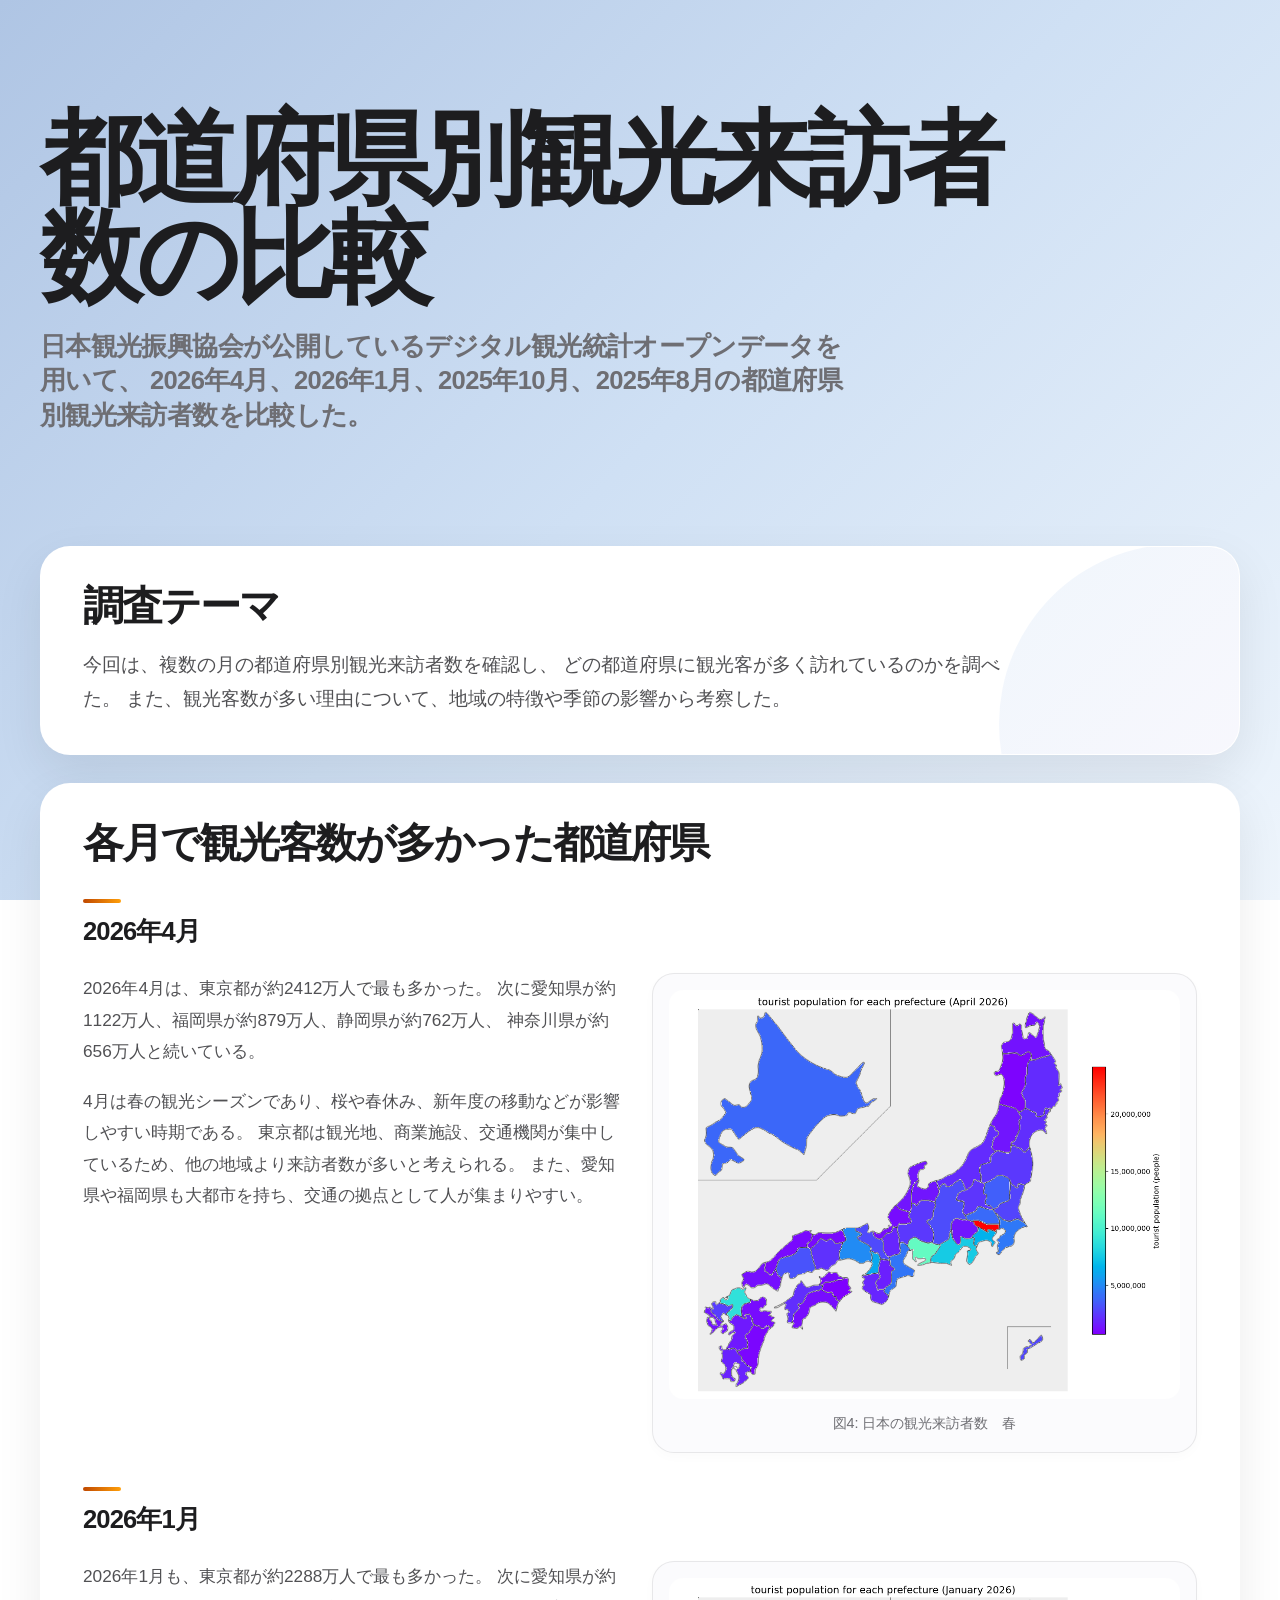
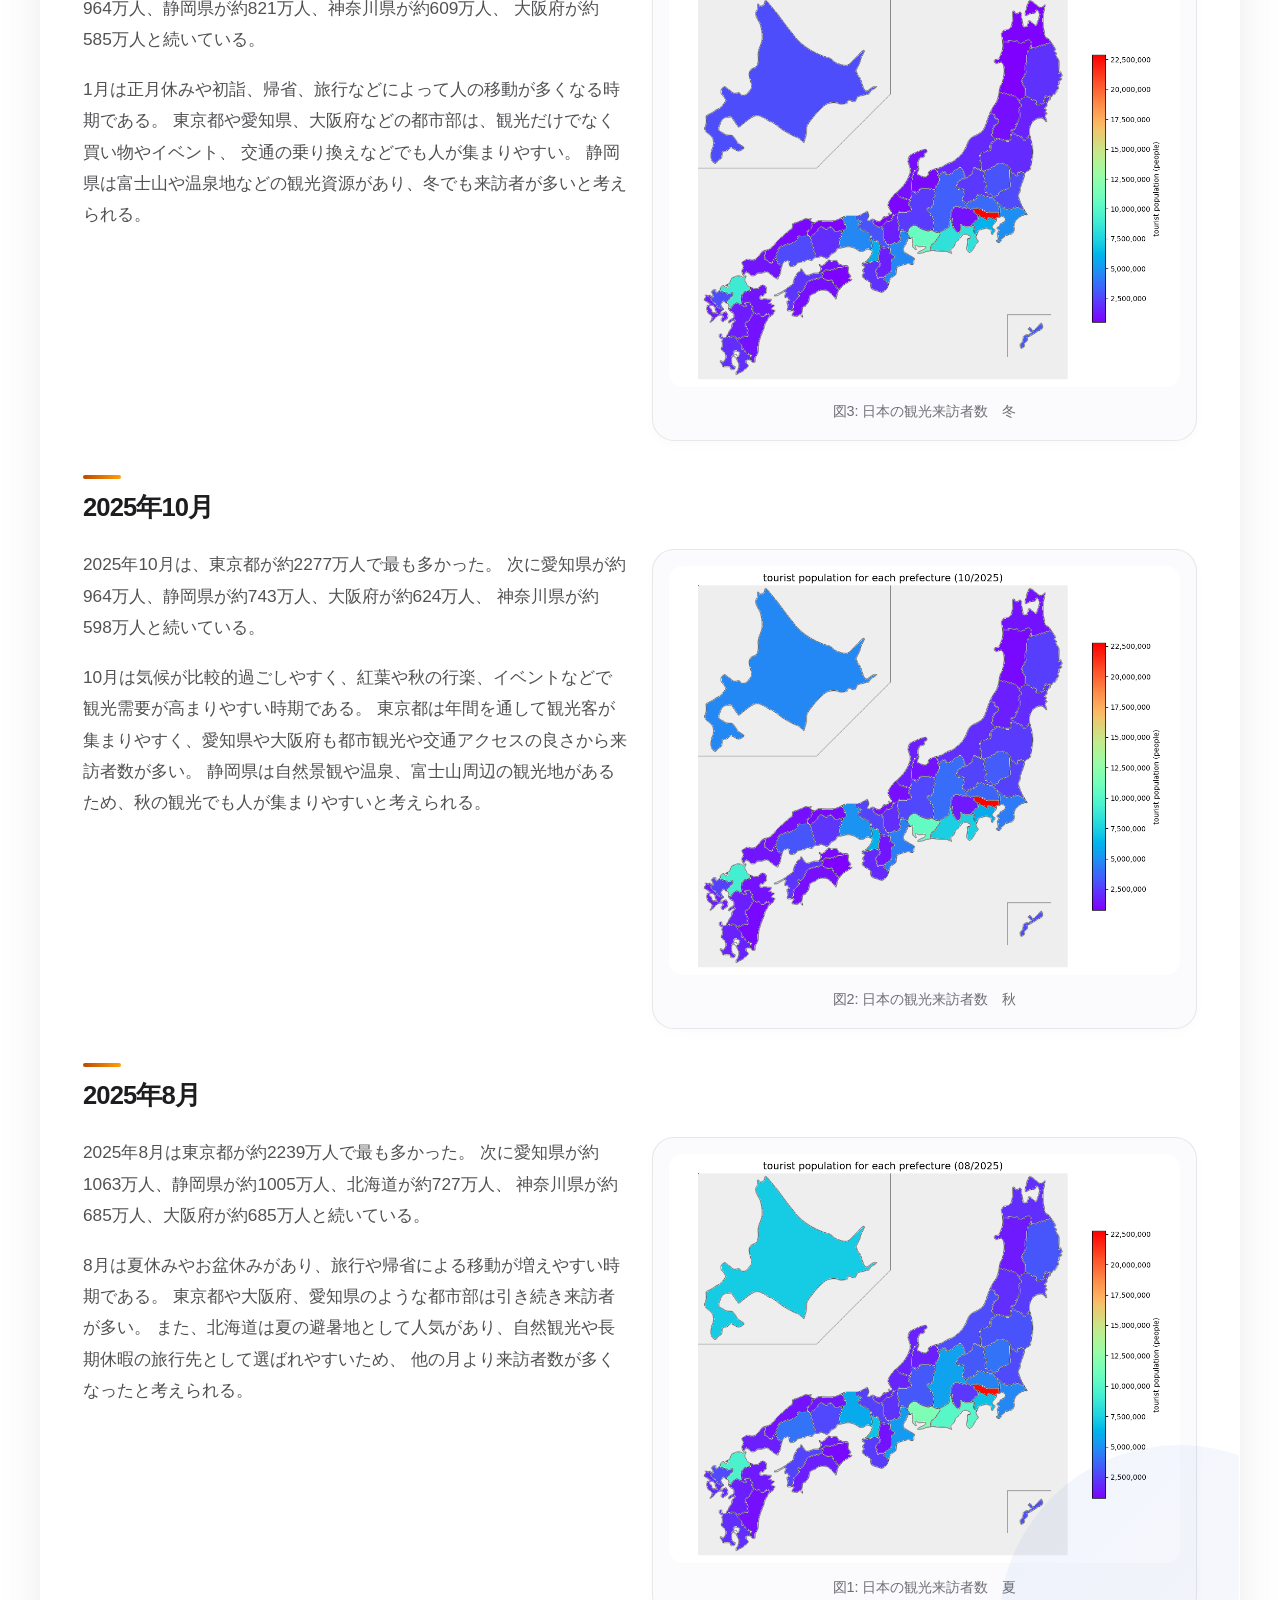
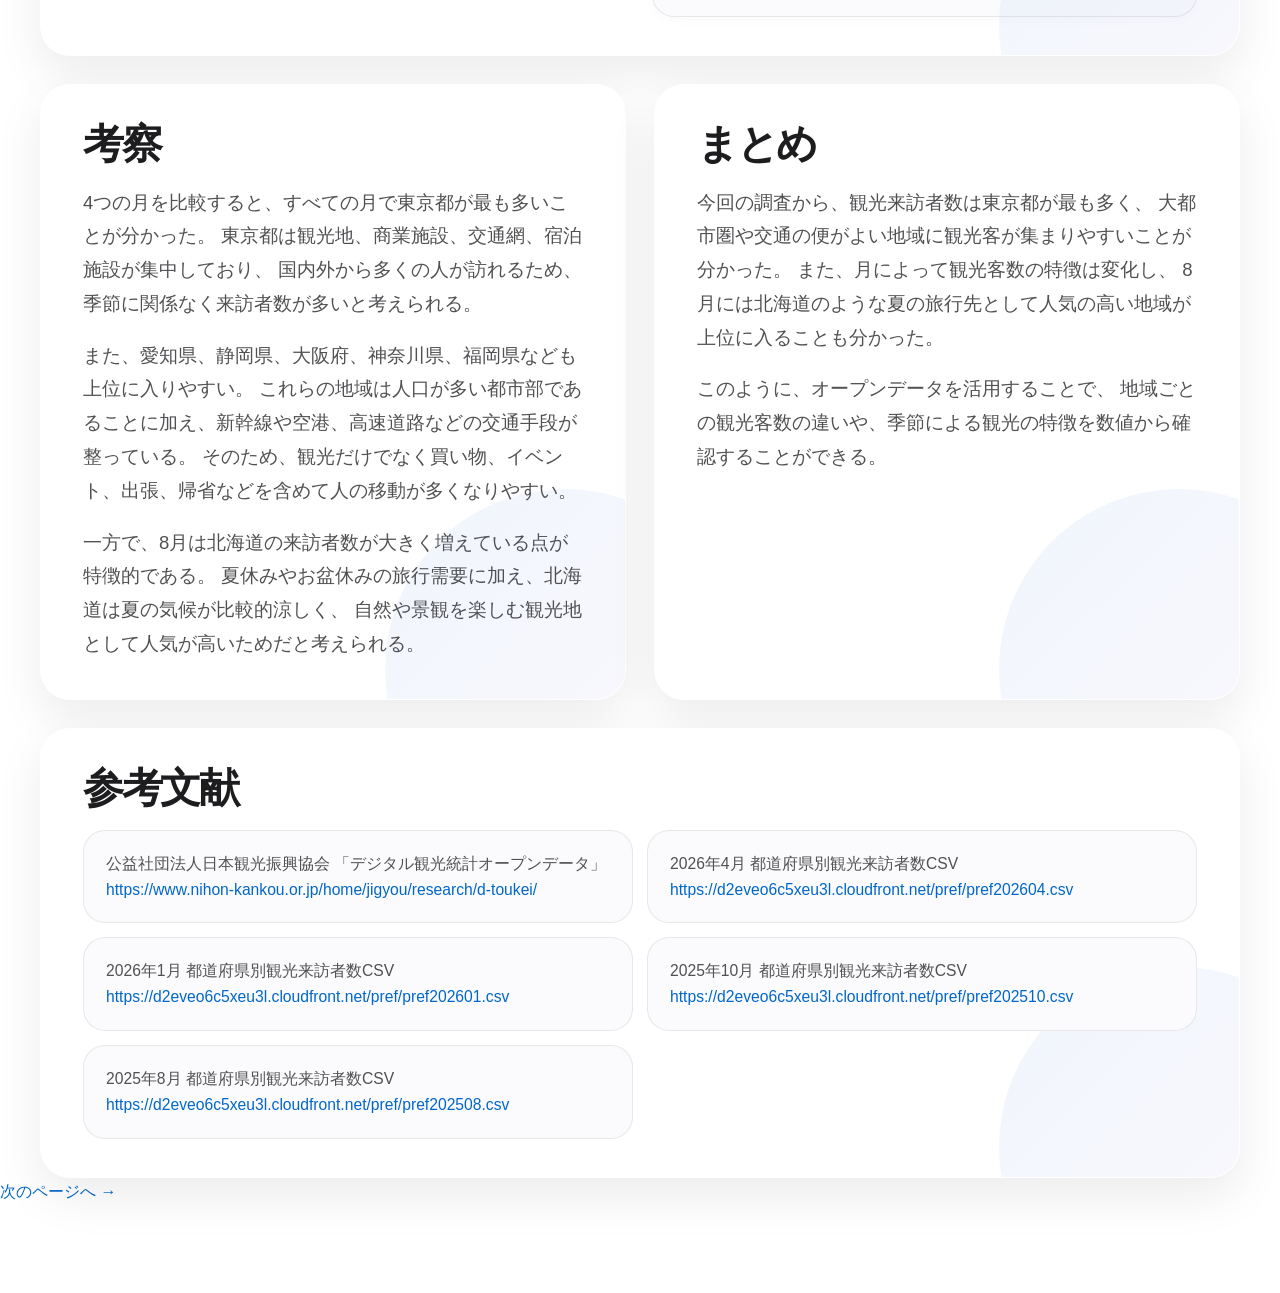
<file: index.html>
<!DOCTYPE html>
<html lang="ja">
<head>
    <meta charset="UTF-8">
    <title>B班　2026年の観光者数について</title>
    <link rel="stylesheet" href="design.css">
</head>
<body>

  <header class="page-header">
    <h1>都道府県別観光来訪者数の比較</h1>
    <p class="lead">
      日本観光振興協会が公開しているデジタル観光統計オープンデータを用いて、
      2026年4月、2026年1月、2025年10月、2025年8月の都道府県別観光来訪者数を比較した。
    </p>
  </header>

  <main>
    <section class="section">
      <h2>調査テーマ</h2>
      <p>
        今回は、複数の月の都道府県別観光来訪者数を確認し、
        どの都道府県に観光客が多く訪れているのかを調べた。
        また、観光客数が多い理由について、地域の特徴や季節の影響から考察した。
      </p>
    </section>

    <section class="section">
      <h2>各月で観光客数が多かった都道府県</h2>

      <h3>2026年4月</h3>
      <div class="image-grid-two">
        <div class="text-content">
          <p>
            2026年4月は、東京都が約2412万人で最も多かった。
            次に愛知県が約1122万人、福岡県が約879万人、静岡県が約762万人、
            神奈川県が約656万人と続いている。
          </p>
          <p>
            4月は春の観光シーズンであり、桜や春休み、新年度の移動などが影響しやすい時期である。
            東京都は観光地、商業施設、交通機関が集中しているため、他の地域より来訪者数が多いと考えられる。
            また、愛知県や福岡県も大都市を持ち、交通の拠点として人が集まりやすい。
          </p>
        </div>
        <div class="analysis-image-wrapper">
          <img src="analysis/tourism_map_2026_04.png" alt="2026年4月の分析データ">
          <span class="image-caption">図4: 日本の観光来訪者数　春</span>
        </div>
      </div>

      <h3>2026年1月</h3>
      <div class="image-grid-two">
        <div class="text-content">
          <p>
            2026年1月も、東京都が約2288万人で最も多かった。
            次に愛知県が約964万人、静岡県が約821万人、神奈川県が約609万人、
            大阪府が約585万人と続いている。
          </p>
          <p>
            1月は正月休みや初詣、帰省、旅行などによって人の移動が多くなる時期である。
            東京都や愛知県、大阪府などの都市部は、観光だけでなく買い物やイベント、
            交通の乗り換えなどでも人が集まりやすい。
            静岡県は富士山や温泉地などの観光資源があり、冬でも来訪者が多いと考えられる。
          </p>
        </div>
        <div class="analysis-image-wrapper">
          <img src="analysis/tourism_map_2026_01.png" alt="2026年1月の分析データ">
          <span class="image-caption">図3: 日本の観光来訪者数　冬</span>
        </div>
      </div>

      <h3>2025年10月</h3>
      <div class="image-grid-two">
        <div class="text-content">
          <p>
            2025年10月は、東京都が約2277万人で最も多かった。
            次に愛知県が約964万人、静岡県が約743万人、大阪府が約624万人、
            神奈川県が約598万人と続いている。
          </p>
          <p>
            10月は気候が比較的過ごしやすく、紅葉や秋の行楽、イベントなどで観光需要が高まりやすい時期である。
            東京都は年間を通して観光客が集まりやすく、愛知県や大阪府も都市観光や交通アクセスの良さから来訪者数が多い。
            静岡県は自然景観や温泉、富士山周辺の観光地があるため、秋の観光でも人が集まりやすいと考えられる。
          </p>
        </div>
        <div class="analysis-image-wrapper">
          <img src="analysis/tourism_map_2025_10.png" alt="2025年10月の分析データ">
          <span class="image-caption">図2: 日本の観光来訪者数　秋</span>
        </div>
      </div>

      <h3>2025年8月</h3>
      <div class="image-grid-two">
        <div class="text-content">
          <p>
            2025年8月は東京都が約2239万人で最も多かった。
            次に愛知県が約1063万人、静岡県が約1005万人、北海道が約727万人、
            神奈川県が約685万人、大阪府が約685万人と続いている。
          </p>
          <p>
            8月は夏休みやお盆休みがあり、旅行や帰省による移動が増えやすい時期である。
            東京都や大阪府、愛知県のような都市部は引き続き来訪者が多い。
            また、北海道は夏の避暑地として人気があり、自然観光や長期休暇の旅行先として選ばれやすいため、
            他の月より来訪者数が多くなったと考えられる。
          </p>
        </div>
        <div class="analysis-image-wrapper">
          <img src="analysis/tourism_map_2025_08.png" alt="2025年8月の分析データ">
          <span class="image-caption">図1: 日本の観光来訪者数　夏</span>
        </div>
      </div>
    </section>

    <section class="section">
      <h2>考察</h2>
      <p>
        4つの月を比較すると、すべての月で東京都が最も多いことが分かった。
        東京都は観光地、商業施設、交通網、宿泊施設が集中しており、
        国内外から多くの人が訪れるため、季節に関係なく来訪者数が多いと考えられる。
      </p>
      <p>
        また、愛知県、静岡県、大阪府、神奈川県、福岡県なども上位に入りやすい。
        これらの地域は人口が多い都市部であることに加え、新幹線や空港、高速道路などの交通手段が整っている。
        そのため、観光だけでなく買い物、イベント、出張、帰省などを含めて人の移動が多くなりやすい。
      </p>
      <p>
        一方で、8月は北海道の来訪者数が大きく増えている点が特徴的である。
        夏休みやお盆休みの旅行需要に加え、北海道は夏の気候が比較的涼しく、
        自然や景観を楽しむ観光地として人気が高いためだと考えられる。
      </p>
    </section>

    <section class="section">
      <h2>まとめ</h2>
      <p>
        今回の調査から、観光来訪者数は東京都が最も多く、
        大都市圏や交通の便がよい地域に観光客が集まりやすいことが分かった。
        また、月によって観光客数の特徴は変化し、
        8月には北海道のような夏の旅行先として人気の高い地域が上位に入ることも分かった。
      </p>
      <p>
        このように、オープンデータを活用することで、
        地域ごとの観光客数の違いや、季節による観光の特徴を数値から確認することができる。
      </p>
    </section>

    <section class="section references">
      <h2>参考文献</h2>
      <ul>
        <li>
          公益社団法人日本観光振興協会
          「デジタル観光統計オープンデータ」
          <br>
          <a href="https://www.nihon-kankou.or.jp/home/jigyou/research/d-toukei/" target="_blank">
            https://www.nihon-kankou.or.jp/home/jigyou/research/d-toukei/
          </a>
        </li>
        <li>
          2026年4月 都道府県別観光来訪者数CSV
          <br>
          <a href="https://d2eveo6c5xeu3l.cloudfront.net/pref/pref202604.csv" target="_blank">
            https://d2eveo6c5xeu3l.cloudfront.net/pref/pref202604.csv
          </a>
        </li>
        <li>
          2026年1月 都道府県別観光来訪者数CSV
          <br>
          <a href="https://d2eveo6c5xeu3l.cloudfront.net/pref/pref202601.csv" target="_blank">
            https://d2eveo6c5xeu3l.cloudfront.net/pref/pref202601.csv
          </a>
        </li>
        <li>
          2025年10月 都道府県別観光来訪者数CSV
          <br>
          <a href="https://d2eveo6c5xeu3l.cloudfront.net/pref/pref202510.csv" target="_blank">
            https://d2eveo6c5xeu3l.cloudfront.net/pref/pref202510.csv
          </a>
        </li>
        <li>
          2025年8月 都道府県別観光来訪者数CSV
          <br>
          <a href="https://d2eveo6c5xeu3l.cloudfront.net/pref/pref202508.csv" target="_blank">
            https://d2eveo6c5xeu3l.cloudfront.net/pref/pref202508.csv
          </a>
        </li>
      </ul>
    </section>
  </main>

  <footer class="page-footer">
    <a href="subpage1.html" class="nav-button">次のページへ →</a>
  </footer>

</body>
</html>
</file>
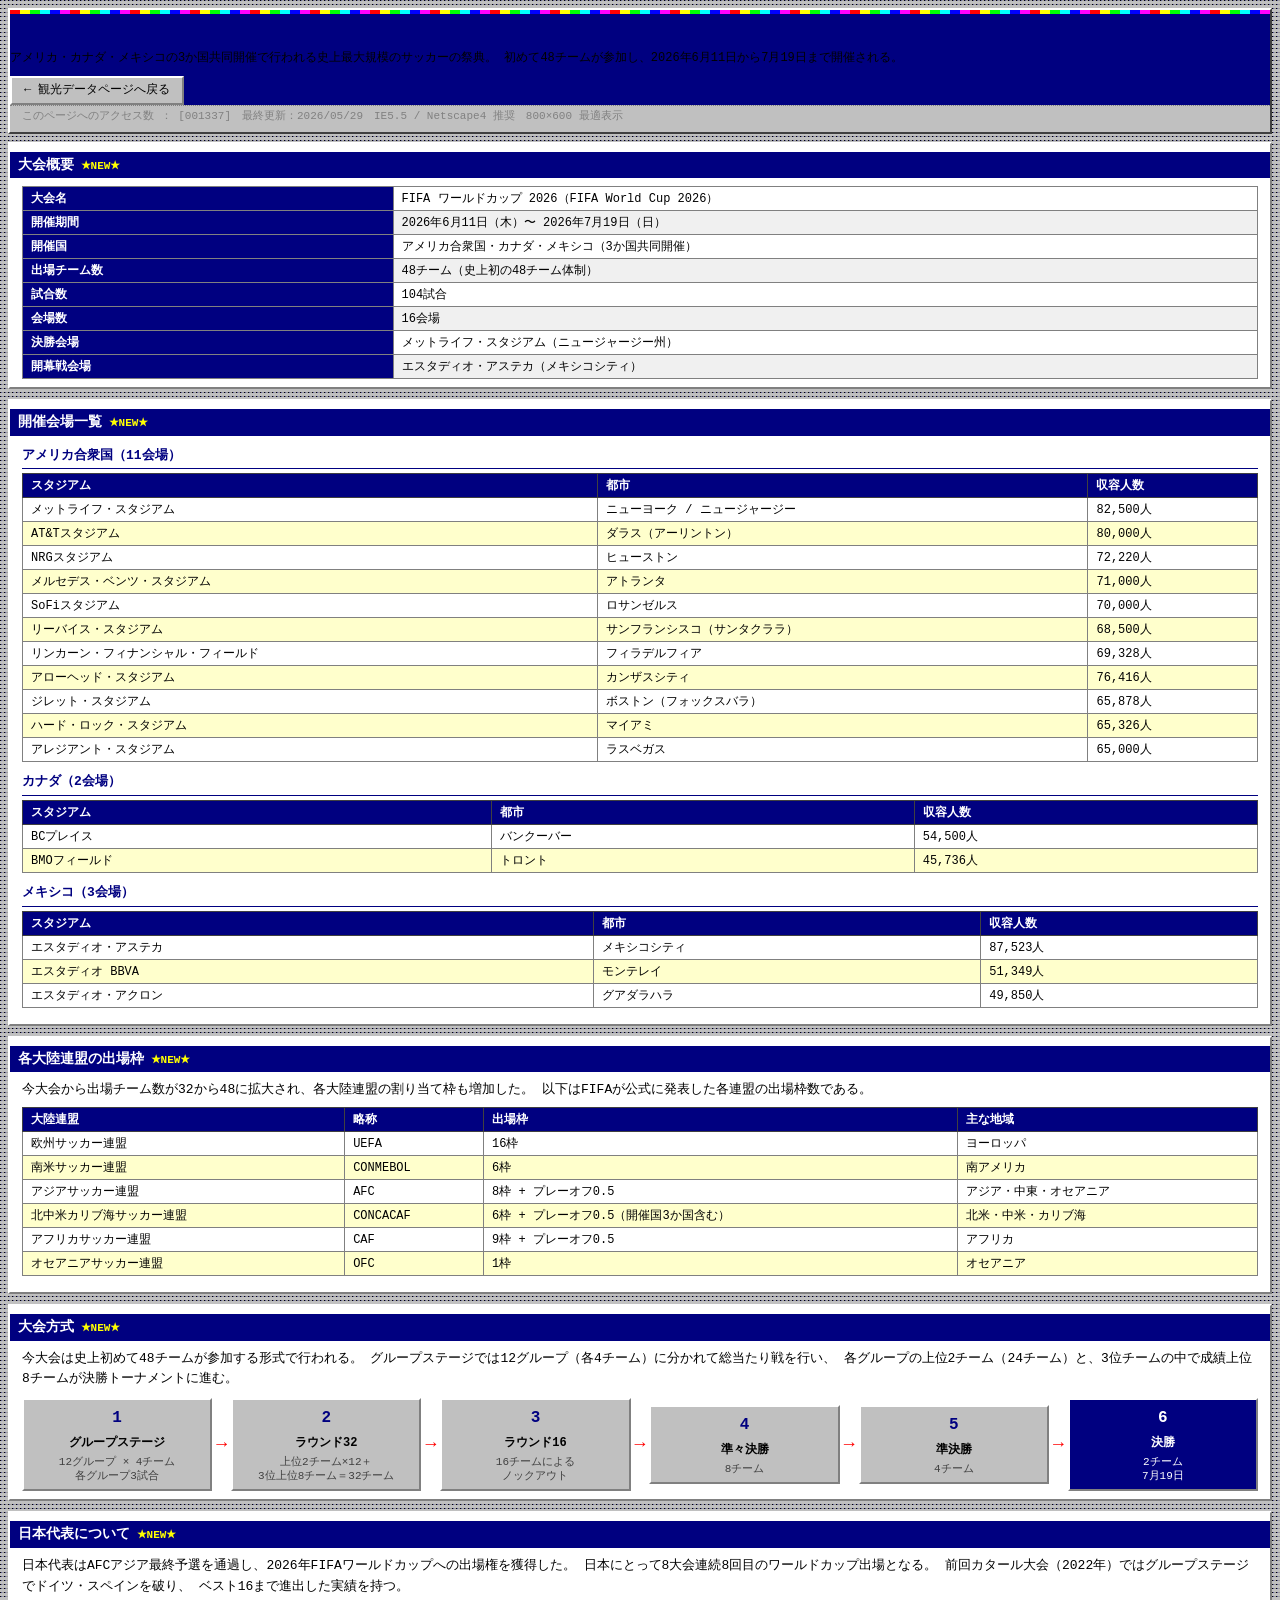
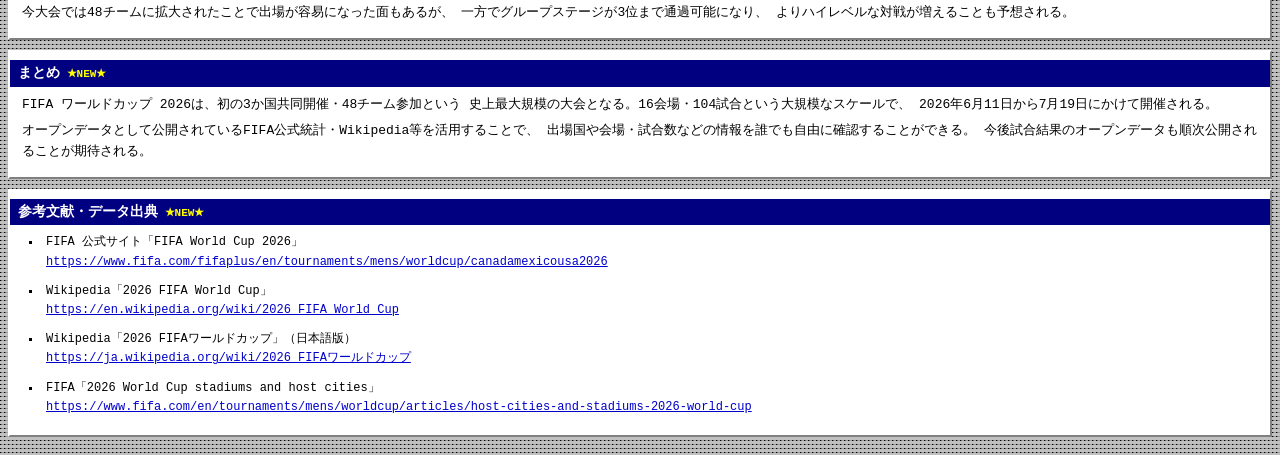
<file: subpage1.html>
<html>
  <head>
    <title>FIFA ワールドカップ 2026</title>
    <link rel="stylesheet" href="subpage1.css">
  </head>
  <body>
    <header class="page-header">
      <h1>FIFA ワールドカップ 2026</h1>
      <p class="lead">
        アメリカ・カナダ・メキシコの3か国共同開催で行われる史上最大規模のサッカーの祭典。
        初めて48チームが参加し、2026年6月11日から7月19日まで開催される。
      </p>
      <a href="index.html" class="btn-back">← 観光データページへ戻る</a>
    </header>

    <main>
      <section class="section">
        <h2>大会概要</h2>
        <table class="info-table">
          <tr>
            <th>大会名</th>
            <td>FIFA ワールドカップ 2026（FIFA World Cup 2026）</td>
          </tr>
          <tr>
            <th>開催期間</th>
            <td>2026年6月11日（木）〜 2026年7月19日（日）</td>
          </tr>
          <tr>
            <th>開催国</th>
            <td>アメリカ合衆国・カナダ・メキシコ（3か国共同開催）</td>
          </tr>
          <tr>
            <th>出場チーム数</th>
            <td>48チーム（史上初の48チーム体制）</td>
          </tr>
          <tr>
            <th>試合数</th>
            <td>104試合</td>
          </tr>
          <tr>
            <th>会場数</th>
            <td>16会場</td>
          </tr>
          <tr>
            <th>決勝会場</th>
            <td>メットライフ・スタジアム（ニュージャージー州）</td>
          </tr>
          <tr>
            <th>開幕戦会場</th>
            <td>エスタディオ・アステカ（メキシコシティ）</td>
          </tr>
        </table>
      </section>

      <section class="section">
        <h2>開催会場一覧</h2>

        <h3>アメリカ合衆国（11会場）</h3>
        <table class="venue-table">
          <thead>
            <tr>
              <th>スタジアム</th>
              <th>都市</th>
              <th>収容人数</th>
            </tr>
          </thead>
          <tbody>
            <tr>
              <td>メットライフ・スタジアム</td>
              <td>ニューヨーク / ニュージャージー</td>
              <td>82,500人</td>
            </tr>
            <tr>
              <td>AT&amp;Tスタジアム</td>
              <td>ダラス（アーリントン）</td>
              <td>80,000人</td>
            </tr>
            <tr>
              <td>NRGスタジアム</td>
              <td>ヒューストン</td>
              <td>72,220人</td>
            </tr>
            <tr>
              <td>メルセデス・ベンツ・スタジアム</td>
              <td>アトランタ</td>
              <td>71,000人</td>
            </tr>
            <tr>
              <td>SoFiスタジアム</td>
              <td>ロサンゼルス</td>
              <td>70,000人</td>
            </tr>
            <tr>
              <td>リーバイス・スタジアム</td>
              <td>サンフランシスコ（サンタクララ）</td>
              <td>68,500人</td>
            </tr>
            <tr>
              <td>リンカーン・フィナンシャル・フィールド</td>
              <td>フィラデルフィア</td>
              <td>69,328人</td>
            </tr>
            <tr>
              <td>アローヘッド・スタジアム</td>
              <td>カンザスシティ</td>
              <td>76,416人</td>
            </tr>
            <tr>
              <td>ジレット・スタジアム</td>
              <td>ボストン（フォックスバラ）</td>
              <td>65,878人</td>
            </tr>
            <tr>
              <td>ハード・ロック・スタジアム</td>
              <td>マイアミ</td>
              <td>65,326人</td>
            </tr>
            <tr>
              <td>アレジアント・スタジアム</td>
              <td>ラスベガス</td>
              <td>65,000人</td>
            </tr>
          </tbody>
        </table>

        <h3>カナダ（2会場）</h3>
        <table class="venue-table">
          <thead>
            <tr>
              <th>スタジアム</th>
              <th>都市</th>
              <th>収容人数</th>
            </tr>
          </thead>
          <tbody>
            <tr>
              <td>BCプレイス</td>
              <td>バンクーバー</td>
              <td>54,500人</td>
            </tr>
            <tr>
              <td>BMOフィールド</td>
              <td>トロント</td>
              <td>45,736人</td>
            </tr>
          </tbody>
        </table>

        <h3>メキシコ（3会場）</h3>
        <table class="venue-table">
          <thead>
            <tr>
              <th>スタジアム</th>
              <th>都市</th>
              <th>収容人数</th>
            </tr>
          </thead>
          <tbody>
            <tr>
              <td>エスタディオ・アステカ</td>
              <td>メキシコシティ</td>
              <td>87,523人</td>
            </tr>
            <tr>
              <td>エスタディオ BBVA</td>
              <td>モンテレイ</td>
              <td>51,349人</td>
            </tr>
            <tr>
              <td>エスタディオ・アクロン</td>
              <td>グアダラハラ</td>
              <td>49,850人</td>
            </tr>
          </tbody>
        </table>
      </section>

      <section class="section">
        <h2>各大陸連盟の出場枠</h2>
        <p>
          今大会から出場チーム数が32から48に拡大され、各大陸連盟の割り当て枠も増加した。
          以下はFIFAが公式に発表した各連盟の出場枠数である。
        </p>
        <table class="venue-table">
          <thead>
            <tr>
              <th>大陸連盟</th>
              <th>略称</th>
              <th>出場枠</th>
              <th>主な地域</th>
            </tr>
          </thead>
          <tbody>
            <tr>
              <td>欧州サッカー連盟</td>
              <td>UEFA</td>
              <td>16枠</td>
              <td>ヨーロッパ</td>
            </tr>
            <tr>
              <td>南米サッカー連盟</td>
              <td>CONMEBOL</td>
              <td>6枠</td>
              <td>南アメリカ</td>
            </tr>
            <tr>
              <td>アジアサッカー連盟</td>
              <td>AFC</td>
              <td>8枠 + プレーオフ0.5</td>
              <td>アジア・中東・オセアニア</td>
            </tr>
            <tr>
              <td>北中米カリブ海サッカー連盟</td>
              <td>CONCACAF</td>
              <td>6枠 + プレーオフ0.5（開催国3か国含む）</td>
              <td>北米・中米・カリブ海</td>
            </tr>
            <tr>
              <td>アフリカサッカー連盟</td>
              <td>CAF</td>
              <td>9枠 + プレーオフ0.5</td>
              <td>アフリカ</td>
            </tr>
            <tr>
              <td>オセアニアサッカー連盟</td>
              <td>OFC</td>
              <td>1枠</td>
              <td>オセアニア</td>
            </tr>
          </tbody>
        </table>
      </section>

      <section class="section">
        <h2>大会方式</h2>
        <p>
          今大会は史上初めて48チームが参加する形式で行われる。
          グループステージでは12グループ（各4チーム）に分かれて総当たり戦を行い、
          各グループの上位2チーム（24チーム）と、3位チームの中で成績上位8チームが決勝トーナメントに進む。
        </p>
        <div class="format-flow">
          <div class="flow-step">
            <div class="step-num">1</div>
            <div class="step-label">グループステージ</div>
            <div class="step-detail">12グループ × 4チーム<br>各グループ3試合</div>
          </div>
          <div class="flow-arrow">→</div>
          <div class="flow-step">
            <div class="step-num">2</div>
            <div class="step-label">ラウンド32</div>
            <div class="step-detail">上位2チーム×12＋<br>3位上位8チーム＝32チーム</div>
          </div>
          <div class="flow-arrow">→</div>
          <div class="flow-step">
            <div class="step-num">3</div>
            <div class="step-label">ラウンド16</div>
            <div class="step-detail">16チームによる<br>ノックアウト</div>
          </div>
          <div class="flow-arrow">→</div>
          <div class="flow-step">
            <div class="step-num">4</div>
            <div class="step-label">準々決勝</div>
            <div class="step-detail">8チーム</div>
          </div>
          <div class="flow-arrow">→</div>
          <div class="flow-step">
            <div class="step-num">5</div>
            <div class="step-label">準決勝</div>
            <div class="step-detail">4チーム</div>
          </div>
          <div class="flow-arrow">→</div>
          <div class="flow-step highlight">
            <div class="step-num">6</div>
            <div class="step-label">決勝</div>
            <div class="step-detail">2チーム<br>7月19日</div>
          </div>
        </div>
      </section>

      <section class="section">
        <h2>日本代表について</h2>
        <p>
          日本代表はAFCアジア最終予選を通過し、2026年FIFAワールドカップへの出場権を獲得した。
          日本にとって8大会連続8回目のワールドカップ出場となる。
          前回カタール大会（2022年）ではグループステージでドイツ・スペインを破り、
          ベスト16まで進出した実績を持つ。
        </p>
        <p>
          今大会では48チームに拡大されたことで出場が容易になった面もあるが、
          一方でグループステージが3位まで通過可能になり、
          よりハイレベルな対戦が増えることも予想される。
        </p>
      </section>

      <section class="section">
        <h2>まとめ</h2>
        <p>
          FIFA ワールドカップ 2026は、初の3か国共同開催・48チーム参加という
          史上最大規模の大会となる。16会場・104試合という大規模なスケールで、
          2026年6月11日から7月19日にかけて開催される。
        </p>
        <p>
          オープンデータとして公開されているFIFA公式統計・Wikipedia等を活用することで、
          出場国や会場・試合数などの情報を誰でも自由に確認することができる。
          今後試合結果のオープンデータも順次公開されることが期待される。
        </p>
      </section>

      <section class="section references">
        <h2>参考文献・データ出典</h2>
        <ul>
          <li>
            FIFA 公式サイト「FIFA World Cup 2026」
            <br>
            <a href="https://www.fifa.com/fifaplus/en/tournaments/mens/worldcup/canadamexicousa2026" target="_blank">
              https://www.fifa.com/fifaplus/en/tournaments/mens/worldcup/canadamexicousa2026
            </a>
          </li>
          <li>
            Wikipedia「2026 FIFA World Cup」
            <br>
            <a href="https://en.wikipedia.org/wiki/2026_FIFA_World_Cup" target="_blank">
              https://en.wikipedia.org/wiki/2026_FIFA_World_Cup
            </a>
          </li>
          <li>
            Wikipedia「2026 FIFAワールドカップ」（日本語版）
            <br>
            <a href="https://ja.wikipedia.org/wiki/2026_FIFA%E3%83%AF%E3%83%BC%E3%83%AB%E3%83%89%E3%82%AB%E3%83%83%E3%83%97" target="_blank">
              https://ja.wikipedia.org/wiki/2026_FIFAワールドカップ
            </a>
          </li>
          <li>
            FIFA「2026 World Cup stadiums and host cities」
            <br>
            <a href="https://www.fifa.com/en/tournaments/mens/worldcup/articles/host-cities-and-stadiums-2026-world-cup" target="_blank">
              https://www.fifa.com/en/tournaments/mens/worldcup/articles/host-cities-and-stadiums-2026-world-cup
            </a>
          </li>
        </ul>
      </section>
    </main>
  </body>
</html>
</file>
<file: design.css>
/* Apple Store inspired visual system for the tourism data page */
:root {
    --page: #f5f5f7;
    --card: #ffffff;
    --card-soft: #fbfbfd;
    --text: #1d1d1f;
    --muted: #6e6e73;
    --muted-strong: #515154;
    --blue: #0066cc;
    --orange: #bf4800;
    --line: rgba(0, 0, 0, 0.08);
    --shadow: 0 18px 48px rgba(0, 0, 0, 0.08);
    --radius-lg: 30px;
    --radius-md: 22px;
}

* {
    margin: 0;
    padding: 0;
    box-sizing: border-box;
}

html {
    scroll-behavior: smooth;
}

body {
    min-height: 100vh;
    /* お気に入りのエモーショナルグラデーション背景を適用 */
    background: linear-gradient(135deg, #afc5e4 0%, #cfe0f4 50%, #eef5fc 100%);
    background-attachment: fixed; 
    color: var(--text);
    font-family: -apple-system, BlinkMacSystemFont, "SF Pro Display", "SF Pro Text", "Helvetica Neue", Arial, "Hiragino Kaku Gothic ProN", "Hiragino Sans", Meiryo, sans-serif;
    line-height: 1.7;
    letter-spacing: 0;
    padding: 54px 0 88px;
}

.page-header {
    width: min(1280px, calc(100% - 80px));
    min-height: 340px;
    margin: 0 auto 42px;
    display: grid;
    align-content: center;
    padding: 56px 0 72px;
}

.page-header h1 {
    max-width: 980px;
    margin-bottom: 22px;
    color: var(--text);
    font-size: clamp(4.2rem, 8vw, 7.2rem);
    font-weight: 700;
    line-height: 0.96;
    letter-spacing: -0.06em;
}

.lead {
    max-width: 820px;
    color: var(--muted);
    font-size: clamp(1.25rem, 2vw, 1.72rem);
    font-weight: 600;
    line-height: 1.35;
    letter-spacing: -0.025em;
}

main {
    width: min(1280px, calc(100% - 80px));
    margin: 0 auto;
    display: grid;
    grid-template-columns: repeat(2, minmax(0, 1fr));
    gap: 28px;
}

.section {
    position: relative;
    min-height: 330px;
    padding: 38px 42px;
    overflow: hidden;
    border: 1px solid rgba(255, 255, 255, 0.72);
    border-radius: var(--radius-lg);
    background: var(--card);
    box-shadow: var(--shadow);
}

.section:first-child,
.section.references {
    grid-column: 1 / -1;
    min-height: auto;
}

.section:nth-child(2) {
    grid-column: 1 / -1;
}

.section::after {
    content: "";
    position: absolute;
    right: -120px;
    bottom: -150px;
    width: 360px;
    height: 360px;
    border-radius: 50%;
    background: linear-gradient(135deg, rgba(0, 102, 204, 0.06), rgba(175, 82, 222, 0.04));
    pointer-events: none;
}

.section h2,
.section h3,
.section p,
.references ul {
    position: relative;
    z-index: 1;
}

.section h2 {
    max-width: 900px;
    margin-bottom: 20px;
    color: var(--text);
    font-size: clamp(2.1rem, 3.2vw, 3.55rem);
    font-weight: 700;
    line-height: 1.05;
    letter-spacing: -0.055em;
}

.section h3 {
    margin: 34px 0 10px;
    color: var(--text);
    font-size: clamp(1.45rem, 2vw, 2rem);
    font-weight: 700;
    line-height: 1.12;
    letter-spacing: -0.035em;
}

.section h3::before {
    content: "";
    display: block;
    width: 38px;
    height: 4px;
    margin-bottom: 14px;
    border-radius: 999px;
    background: linear-gradient(90deg, var(--orange), #ff9f0a);
}

.section p {
    max-width: 940px;
    margin-bottom: 18px;
    color: var(--muted-strong);
    font-size: 1.08rem;
    font-weight: 400;
    line-height: 1.82;
}

.section p:last-child {
    margin-bottom: 0;
}

.section:first-child p,
.section:nth-child(3) p,
.section:nth-child(4) p {
    font-size: 1.16rem;
}

.references ul {
    display: grid;
    grid-template-columns: repeat(2, minmax(0, 1fr));
    gap: 14px;
    list-style: none;
}

.references li {
    padding: 20px 22px;
    border: 1px solid var(--line);
    border-radius: var(--radius-md);
    background: var(--card-soft);
    color: var(--muted-strong);
    font-size: 0.98rem;
    line-height: 1.65;
}

a {
    color: var(--blue);
    text-decoration: none;
}

a:hover {
    text-decoration: underline;
}

.references a {
    word-break: break-all;
}

.btn-square {
    display: inline-flex;
    align-items: center;
    justify-content: center;
    min-height: 44px;
    padding: 0.68rem 1.35rem;
    border: 0;
    border-radius: 999px;
    background: var(--blue);
    color: #ffffff;
    font-size: 1rem;
    font-weight: 600;
    text-decoration: none;
    transition: background 0.18s ease, transform 0.18s ease;
}

.btn-square:hover {
    background: #0071e3;
    text-decoration: none;
    transform: translateY(-1px);
}

.btn-square:active {
    transform: translateY(0);
}

/* ─── 画像用CSS（ここが新しく追加された部分です） ─── */
.image-analysis-section {
    grid-column: 1 / -1; 
}

.image-grid-two {
    display: grid;
    grid-template-columns: repeat(2, minmax(0, 1fr));
    gap: 24px;
    margin-top: 28px;
}

.analysis-image-wrapper {
    position: relative;
    overflow: hidden;
    border-radius: var(--radius-md); 
    border: 1px solid var(--line);
    background: var(--card-soft);
    padding: 16px; 
    box-shadow: 0 4px 12px rgba(0, 0, 0, 0.02);
    transition: transform 0.3s ease, box-shadow 0.3s ease;
}

.analysis-image-wrapper:hover {
    transform: translateY(-4px);
    box-shadow: 0 12px 24px rgba(0, 0, 0, 0.06);
}

.analysis-image-wrapper img {
    width: 100%;
    height: auto;
    display: block;
    border-radius: calc(var(--radius-md) - 8px); 
    object-fit: cover;
}

.image-caption {
    display: block;
    margin-top: 12px;
    color: var(--muted);
    font-size: 0.9rem;
    font-weight: 500;
    text-align: center;
}

@media (max-width: 960px) {
    .page-header,
    main {
        width: min(900px, calc(100% - 48px));
    }

    main,
    .references ul {
        grid-template-columns: 1fr;
    }
    
    .image-grid-two {
        grid-template-columns: 1fr;
    }
}
</file>
<file: subpage1.css>
/* ==========================================
   ネット黎明期風デザイン (1995-2002 style)
   推奨環境: IE 5.5 / Netscape 4 / 800×600
   ========================================== */

* {
    margin: 0;
    padding: 0;
    box-sizing: border-box;
}

body {
    background-color: #c0c0c0;
    background-image: url("[data-uri]");
    color: #000000;
    font-family: "MS PGothic", "ＭＳ Ｐゴシック", "MS Gothic", Osaka, monospace;
    font-size: 13px;
    line-height: 1.6;
    letter-spacing: 0;
    min-height: 100vh;
    padding: 8px;
}

/* ==========================================
   ヘッダー (Win95風タイトルバー)
   ========================================== */
.page-header {
    background: #000080;
    color: #ffffff;
    border-top: 2px solid #ffffff;
    border-left: 2px solid #ffffff;
    border-right: 2px solid #404040;
    border-bottom: 2px solid #404040;
    padding: 0;
    margin: 0 0 8px 0;
    max-width: 100%;
}

.page-header-titlebar {
    background: linear-gradient(to right, #000080, #1084d0);
    padding: 3px 6px;
    font-size: 12px;
    font-weight: bold;
    display: flex;
    align-items: center;
    gap: 6px;
}

.page-header-body {
    background: #c0c0c0;
    padding: 8px 12px;
    border-top: 1px solid #ffffff;
}

.page-header h1 {
    font-size: 18px;
    font-weight: bold;
    color: #000080;
    text-decoration: underline;
    margin-bottom: 6px;
    font-family: "MS PGothic", "ＭＳ Ｐゴシック", monospace;
    border: none;
    background: none;
    padding: 0;
}

.page-header .lead {
    font-size: 12px;
    color: #000000;
    margin-bottom: 8px;
}

/* マーキー帯 */
.page-header::before {
    content: "";
    display: block;
    height: 4px;
    background: repeating-linear-gradient(
        90deg,
        #ff0000 0px, #ff0000 10px,
        #ffff00 10px, #ffff00 20px,
        #00ff00 20px, #00ff00 30px,
        #00ffff 30px, #00ffff 40px,
        #0000ff 40px, #0000ff 50px,
        #ff00ff 50px, #ff00ff 60px
    );
}

/* アクセスカウンター */
.page-header::after {
    display: block;
    content: "このページへのアクセス数 ： [001337]　最終更新：2026/05/29　IE5.5 / Netscape4 推奨　800×600 最適表示";
    font-size: 11px;
    color: #808080;
    padding: 2px 12px 6px;
    background: #c0c0c0;
    border-top: 1px dotted #808080;
    font-family: "Courier New", monospace;
}

/* ==========================================
   戻るボタン (Win95風ボタン)
   ========================================== */
.btn-back {
    display: inline-block;
    padding: 3px 12px;
    text-decoration: none;
    background: #c0c0c0;
    color: #000000;
    border-top: 2px solid #ffffff;
    border-left: 2px solid #ffffff;
    border-right: 2px solid #808080;
    border-bottom: 2px solid #808080;
    font-size: 12px;
    font-family: "MS PGothic", monospace;
    cursor: pointer;
}

.btn-back:hover {
    background: #d0d0d0;
}

.btn-back:active {
    border-top: 2px solid #808080;
    border-left: 2px solid #808080;
    border-right: 2px solid #ffffff;
    border-bottom: 2px solid #ffffff;
}

/* ==========================================
   セクション共通 (掲示板・メモ帳風)
   ========================================== */
.section {
    background: #ffffff;
    border-top: 2px solid #ffffff;
    border-left: 2px solid #ffffff;
    border-right: 2px solid #808080;
    border-bottom: 2px solid #808080;
    padding: 8px 12px;
    margin: 0 0 10px 0;
    max-width: 100%;
}

.section h2 {
    font-size: 14px;
    color: #ffffff;
    background: #000080;
    padding: 2px 8px;
    margin: 0 -12px 8px -12px;
    font-family: "MS PGothic", monospace;
    border: none;
    border-left: none;
}

.section h3 {
    font-size: 13px;
    color: #000080;
    font-weight: bold;
    margin: 10px 0 4px 0;
    padding: 0 0 2px 0;
    border-bottom: 1px solid #000080;
    font-family: "MS PGothic", monospace;
}

.section p {
    margin-bottom: 6px;
    color: #000000;
    font-size: 13px;
}

/* NEW バッジ点滅 */
.section h2::after {
    content: " ★NEW★";
    color: #ffff00;
    font-size: 11px;
    animation: blink 0.8s step-end infinite;
}

@keyframes blink {
    0%, 100% { opacity: 1; }
    50%       { opacity: 0; }
}

/* ==========================================
   概要テーブル
   ========================================== */
.info-table {
    width: 100%;
    border-collapse: collapse;
    margin-top: 4px;
    font-size: 12px;
}

.info-table th,
.info-table td {
    padding: 3px 8px;
    text-align: left;
    border: 1px solid #808080;
    vertical-align: top;
}

.info-table th {
    width: 30%;
    background: #000080;
    color: #ffffff;
    font-weight: bold;
    white-space: nowrap;
    font-family: "MS PGothic", monospace;
}

.info-table td {
    background: #ffffff;
    color: #000000;
}

.info-table tr:nth-child(even) td {
    background: #f0f0f0;
}

/* ==========================================
   会場テーブル
   ========================================== */
.venue-table {
    width: 100%;
    border-collapse: collapse;
    margin-top: 4px;
    margin-bottom: 8px;
    font-size: 12px;
}

.venue-table thead tr {
    background: #000080;
}

.venue-table th {
    padding: 3px 8px;
    text-align: left;
    color: #ffffff;
    font-weight: bold;
    border: 1px solid #404040;
    font-family: "MS PGothic", monospace;
}

.venue-table td {
    padding: 3px 8px;
    border: 1px solid #808080;
    background: #ffffff;
    color: #000000;
}

.venue-table tbody tr:nth-child(even) td {
    background: #ffffcc;
}

.venue-table tbody tr:hover td {
    background: #ccccff;
}

/* ==========================================
   フロー (矢印リスト風)
   ========================================== */
.format-flow {
    display: flex;
    flex-wrap: wrap;
    align-items: center;
    gap: 4px;
    margin-top: 8px;
}

.flow-step {
    background: #c0c0c0;
    border-top: 2px solid #ffffff;
    border-left: 2px solid #ffffff;
    border-right: 2px solid #808080;
    border-bottom: 2px solid #808080;
    padding: 6px 8px;
    text-align: center;
    min-width: 90px;
    flex: 1;
}

.flow-step.highlight {
    background: #000080;
}

.flow-step.highlight .step-num,
.flow-step.highlight .step-label,
.flow-step.highlight .step-detail {
    color: #ffffff;
}

.step-num {
    font-size: 16px;
    font-weight: bold;
    color: #000080;
    font-family: "Courier New", monospace;
}

.step-label {
    font-size: 12px;
    font-weight: bold;
    color: #000000;
    margin: 2px 0;
    font-family: "MS PGothic", monospace;
}

.step-detail {
    font-size: 11px;
    color: #404040;
    line-height: 1.3;
}

.flow-arrow {
    font-size: 18px;
    color: #ff0000;
    flex: 0 0 auto;
    font-weight: bold;
}

/* ==========================================
   参考文献
   ========================================== */
.references ul {
    list-style: square;
    padding-left: 20px;
}

.references li {
    margin-bottom: 10px;
    padding-left: 4px;
    color: #000000;
    font-size: 12px;
    border-left: none;
}

.references a {
    color: #0000cc;
    text-decoration: underline;
    word-break: break-all;
    font-size: 12px;
}

.references a:visited {
    color: #800080;
}

.references a:hover {
    color: #ff0000;
}

/* ==========================================
   フッター ナビボタン
   ========================================== */
.page-footer {
    text-align: center;
    padding: 8px;
    margin-top: 4px;
    background: #c0c0c0;
    border-top: 2px solid #ffffff;
    border-left: 2px solid #ffffff;
    border-right: 2px solid #808080;
    border-bottom: 2px solid #808080;
}

.nav-button {
    display: inline-block;
    padding: 4px 20px;
    background: #c0c0c0;
    color: #000000;
    text-decoration: none;
    font-size: 13px;
    font-family: "MS PGothic", monospace;
    font-weight: bold;
    border-top: 2px solid #ffffff;
    border-left: 2px solid #ffffff;
    border-right: 2px solid #808080;
    border-bottom: 2px solid #808080;
    cursor: pointer;
}

.nav-button:hover {
    background: #d0d0d0;
    color: #000080;
    text-decoration: none;
}

.nav-button:active {
    border-top: 2px solid #808080;
    border-left: 2px solid #808080;
    border-right: 2px solid #ffffff;
    border-bottom: 2px solid #ffffff;
}

/* ==========================================
   水平線
   ========================================== */
hr {
    border: none;
    border-top: 2px inset #808080;
    margin: 8px 0;
}

/* ==========================================
   リンク全般
   ========================================== */
a {
    color: #0000cc;
    text-decoration: underline;
}

a:visited {
    color: #800080;
}

a:hover {
    color: #ff0000;
}
</file>
